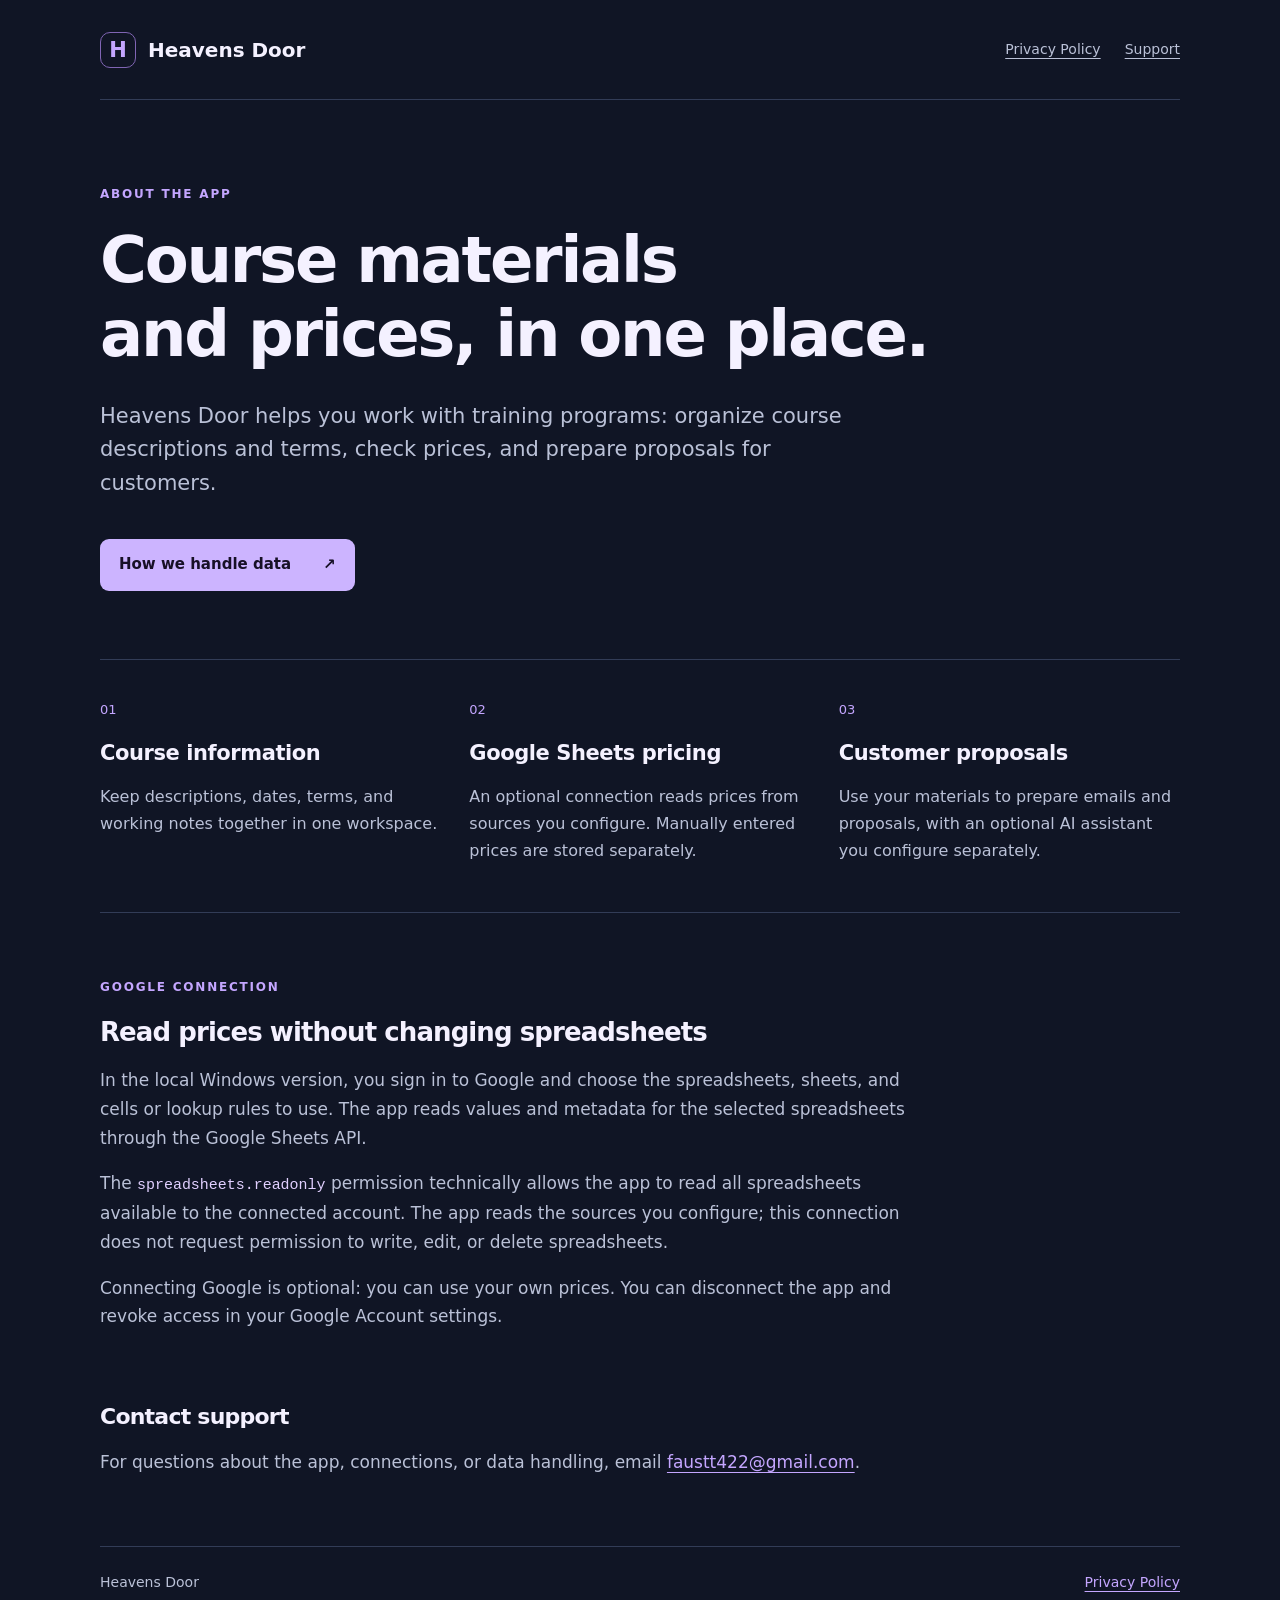
<file: index.html>
<!doctype html>
<html lang="en-US">
<head>
  <meta charset="utf-8">
  <meta name="viewport" content="width=device-width, initial-scale=1">
  <meta name="description" content="Heavens Door is a workspace for course information, pricing, and preparing customer proposals.">
  <title>Heavens Door — About the App</title>
  <link rel="stylesheet" href="styles.css">
</head>
<body>
  <header class="site-header wrap">
    <a class="brand" href="./" aria-label="Heavens Door home"><span class="brand-mark" aria-hidden="true">H</span>Heavens Door</a>
    <nav aria-label="Main navigation"><a href="privacy.html">Privacy Policy</a><a href="mailto:faustt422@gmail.com">Support</a></nav>
  </header>
  <main class="wrap">
    <section class="hero">
      <p class="eyebrow">About the app</p>
      <h1>Course materials<br>and prices, in one place.</h1>
      <p class="lead">Heavens Door helps you work with training programs: organize course descriptions and terms, check prices, and prepare proposals for customers.</p>
      <a class="button" href="privacy.html">How we handle data <span aria-hidden="true">↗</span></a>
    </section>
    <section class="feature-grid" aria-label="App features">
      <article><span class="number" aria-hidden="true">01</span><h2>Course information</h2><p>Keep descriptions, dates, terms, and working notes together in one workspace.</p></article>
      <article><span class="number" aria-hidden="true">02</span><h2>Google Sheets pricing</h2><p>An optional connection reads prices from sources you configure. Manually entered prices are stored separately.</p></article>
      <article><span class="number" aria-hidden="true">03</span><h2>Customer proposals</h2><p>Use your materials to prepare emails and proposals, with an optional AI assistant you configure separately.</p></article>
    </section>
    <section class="integration">
      <p class="eyebrow">Google connection</p>
      <h2>Read prices without changing spreadsheets</h2>
      <p>In the local Windows version, you sign in to Google and choose the spreadsheets, sheets, and cells or lookup rules to use. The app reads values and metadata for the selected spreadsheets through the Google Sheets API.</p>
      <p>The <code>spreadsheets.readonly</code> permission technically allows the app to read all spreadsheets available to the connected account. The app reads the sources you configure; this connection does not request permission to write, edit, or delete spreadsheets.</p>
      <p>Connecting Google is optional: you can use your own prices. You can disconnect the app and revoke access in your Google Account settings.</p>
    </section>
    <section class="contact"><h2>Contact support</h2><p>For questions about the app, connections, or data handling, email <a href="mailto:faustt422@gmail.com">faustt422@gmail.com</a>.</p></section>
  </main>
  <footer class="wrap site-footer"><span>Heavens Door</span><a href="privacy.html">Privacy Policy</a></footer>
</body>
</html>
</file>
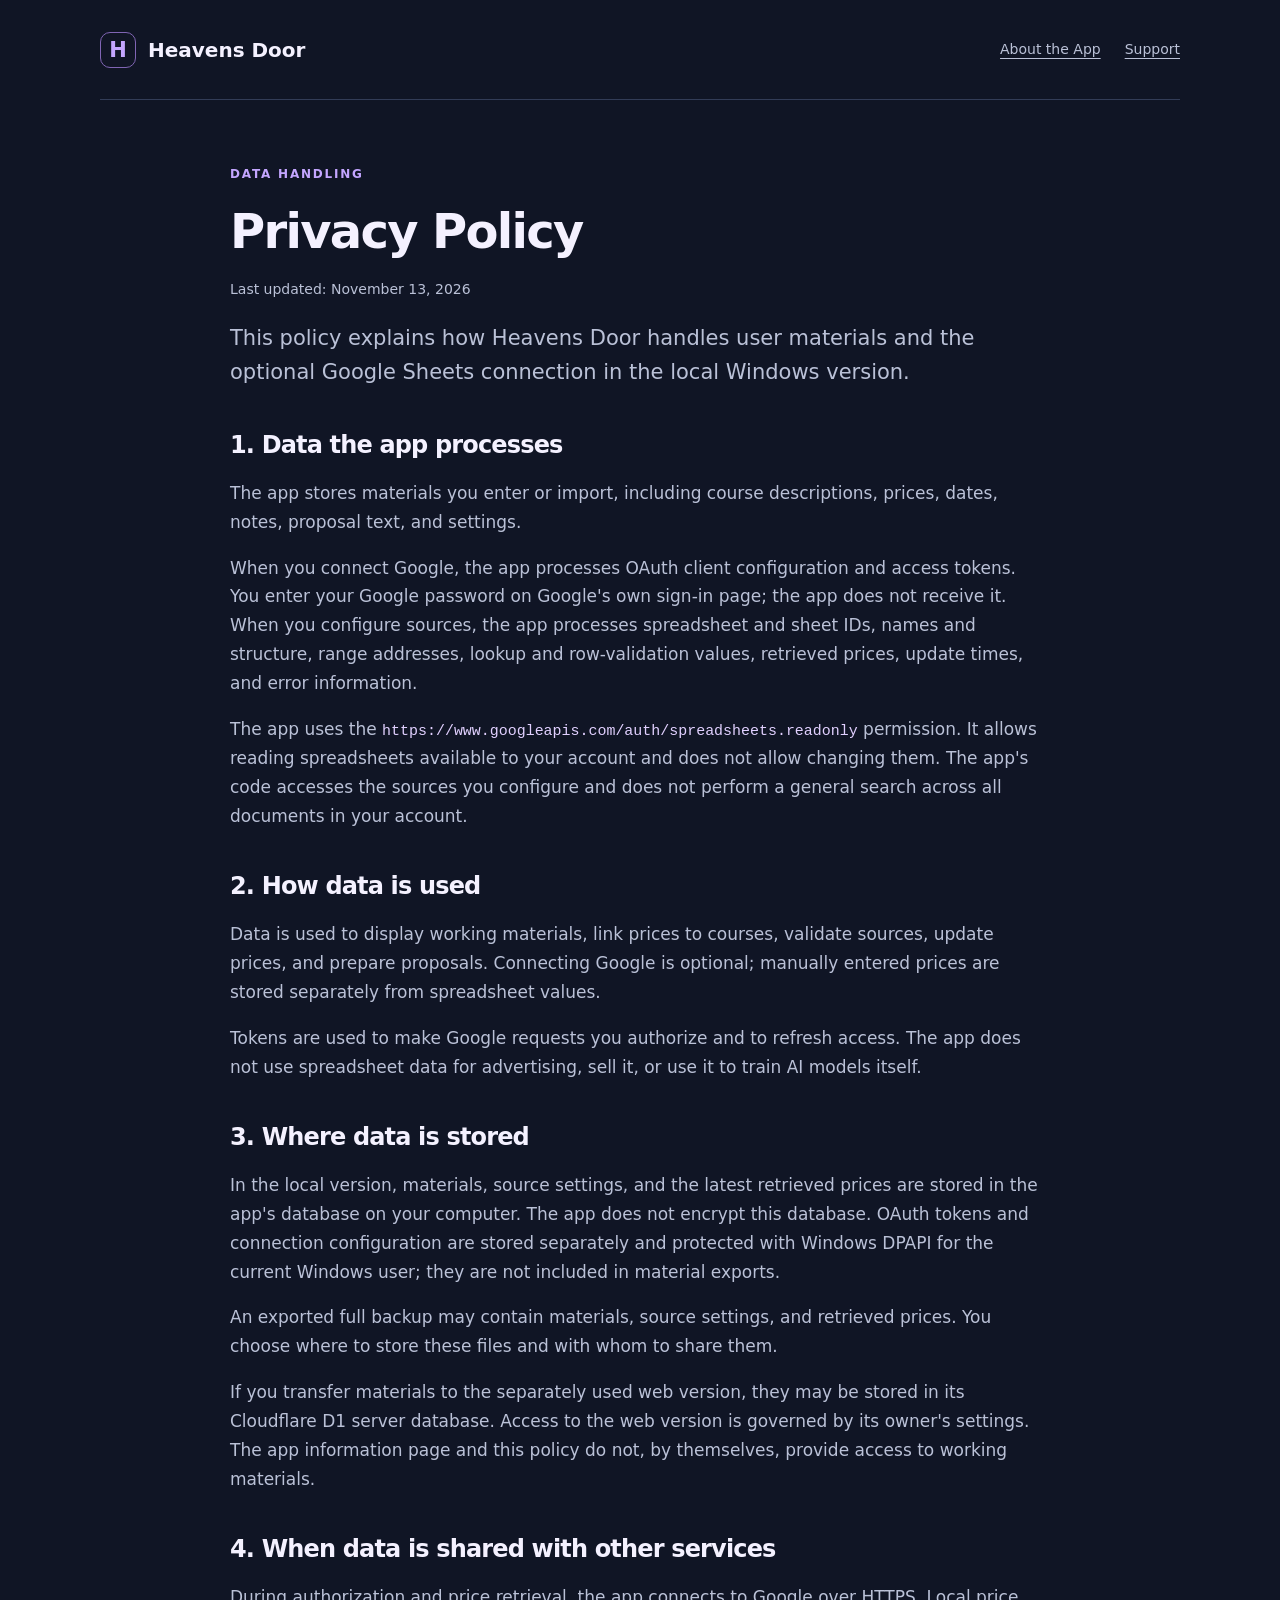
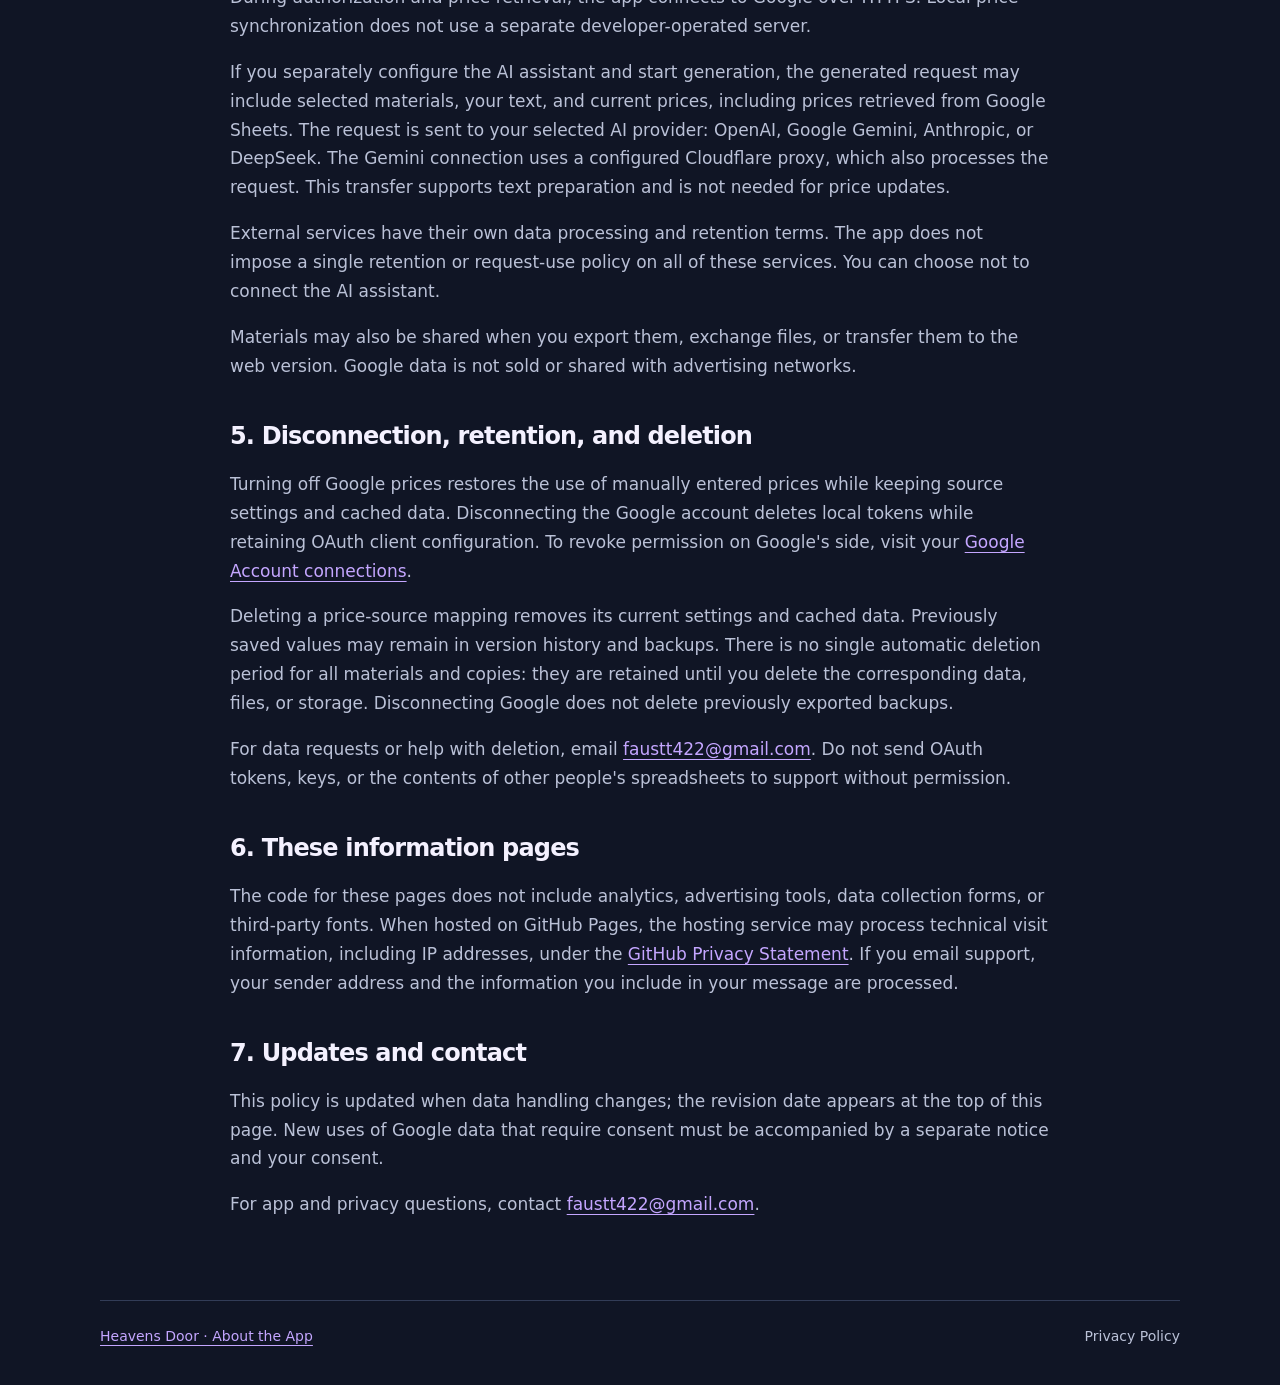
<file: privacy.html>
<!doctype html>
<html lang="en-US">
<head>
  <meta charset="utf-8">
  <meta name="viewport" content="width=device-width, initial-scale=1">
  <meta name="description" content="How Heavens Door accesses, uses, stores, and shares data, including Google Sheets data.">
  <title>Privacy Policy — Heavens Door</title>
  <link rel="stylesheet" href="styles.css">
</head>
<body>
  <header class="site-header wrap">
    <a class="brand" href="./" aria-label="Heavens Door home"><span class="brand-mark" aria-hidden="true">H</span>Heavens Door</a>
    <nav aria-label="Main navigation"><a href="./">About the App</a><a href="mailto:faustt422@gmail.com">Support</a></nav>
  </header>
  <main class="wrap policy">
    <p class="eyebrow">Data handling</p>
    <h1>Privacy Policy</h1>
    <p class="updated">Last updated: November 13, 2026</p>
    <p class="lead">This policy explains how Heavens Door handles user materials and the optional Google Sheets connection in the local Windows version.</p>
    <section><h2>1. Data the app processes</h2>
      <p>The app stores materials you enter or import, including course descriptions, prices, dates, notes, proposal text, and settings.</p>
      <p>When you connect Google, the app processes OAuth client configuration and access tokens. You enter your Google password on Google's own sign-in page; the app does not receive it. When you configure sources, the app processes spreadsheet and sheet IDs, names and structure, range addresses, lookup and row-validation values, retrieved prices, update times, and error information.</p>
      <p>The app uses the <code>https://www.googleapis.com/auth/spreadsheets.readonly</code> permission. It allows reading spreadsheets available to your account and does not allow changing them. The app's code accesses the sources you configure and does not perform a general search across all documents in your account.</p>
    </section>
    <section><h2>2. How data is used</h2>
      <p>Data is used to display working materials, link prices to courses, validate sources, update prices, and prepare proposals. Connecting Google is optional; manually entered prices are stored separately from spreadsheet values.</p>
      <p>Tokens are used to make Google requests you authorize and to refresh access. The app does not use spreadsheet data for advertising, sell it, or use it to train AI models itself.</p>
    </section>
    <section><h2>3. Where data is stored</h2>
      <p>In the local version, materials, source settings, and the latest retrieved prices are stored in the app's database on your computer. The app does not encrypt this database. OAuth tokens and connection configuration are stored separately and protected with Windows DPAPI for the current Windows user; they are not included in material exports.</p>
      <p>An exported full backup may contain materials, source settings, and retrieved prices. You choose where to store these files and with whom to share them.</p>
      <p>If you transfer materials to the separately used web version, they may be stored in its Cloudflare D1 server database. Access to the web version is governed by its owner's settings. The app information page and this policy do not, by themselves, provide access to working materials.</p>
    </section>
    <section><h2>4. When data is shared with other services</h2>
      <p>During authorization and price retrieval, the app connects to Google over HTTPS. Local price synchronization does not use a separate developer-operated server.</p>
      <p>If you separately configure the AI assistant and start generation, the generated request may include selected materials, your text, and current prices, including prices retrieved from Google Sheets. The request is sent to your selected AI provider: OpenAI, Google Gemini, Anthropic, or DeepSeek. The Gemini connection uses a configured Cloudflare proxy, which also processes the request. This transfer supports text preparation and is not needed for price updates.</p>
      <p>External services have their own data processing and retention terms. The app does not impose a single retention or request-use policy on all of these services. You can choose not to connect the AI assistant.</p>
      <p>Materials may also be shared when you export them, exchange files, or transfer them to the web version. Google data is not sold or shared with advertising networks.</p>
    </section>
    <section><h2>5. Disconnection, retention, and deletion</h2>
      <p>Turning off Google prices restores the use of manually entered prices while keeping source settings and cached data. Disconnecting the Google account deletes local tokens while retaining OAuth client configuration. To revoke permission on Google's side, visit your <a href="https://myaccount.google.com/connections">Google Account connections</a>.</p>
      <p>Deleting a price-source mapping removes its current settings and cached data. Previously saved values may remain in version history and backups. There is no single automatic deletion period for all materials and copies: they are retained until you delete the corresponding data, files, or storage. Disconnecting Google does not delete previously exported backups.</p>
      <p>For data requests or help with deletion, email <a href="mailto:faustt422@gmail.com">faustt422@gmail.com</a>. Do not send OAuth tokens, keys, or the contents of other people's spreadsheets to support without permission.</p>
    </section>
    <section><h2>6. These information pages</h2>
      <p>The code for these pages does not include analytics, advertising tools, data collection forms, or third-party fonts. When hosted on GitHub Pages, the hosting service may process technical visit information, including IP addresses, under the <a href="https://docs.github.com/en/site-policy/privacy-policies/github-general-privacy-statement">GitHub Privacy Statement</a>. If you email support, your sender address and the information you include in your message are processed.</p>
    </section>
    <section><h2>7. Updates and contact</h2>
      <p>This policy is updated when data handling changes; the revision date appears at the top of this page. New uses of Google data that require consent must be accompanied by a separate notice and your consent.</p>
      <p>For app and privacy questions, contact <a href="mailto:faustt422@gmail.com">faustt422@gmail.com</a>.</p>
    </section>
  </main>
  <footer class="wrap site-footer"><a href="./">Heavens Door · About the App</a><span>Privacy Policy</span></footer>
</body>
</html>
</file>
<file: styles.css>
:root{color-scheme:dark;--bg:#101525;--surface:#192036;--text:#f4f1ff;--muted:#bac1d7;--line:#323c57;--accent:#c4a6ff}*{box-sizing:border-box}html{scroll-behavior:smooth}body{margin:0;background:var(--bg);color:var(--text);font:17px/1.7 system-ui,-apple-system,"Segoe UI",sans-serif}.wrap{width:min(1080px,calc(100% - 48px));margin-inline:auto}a{color:var(--accent);text-underline-offset:4px}a:hover{color:#e9ddff}a:focus-visible{outline:3px solid var(--accent);outline-offset:5px;border-radius:3px}.site-header{display:flex;justify-content:space-between;align-items:center;gap:24px;min-height:100px;border-bottom:1px solid var(--line)}.brand{display:inline-flex;align-items:center;gap:12px;color:var(--text);font-size:20px;font-weight:700;text-decoration:none}.brand-mark{display:grid;place-items:center;width:36px;height:36px;border:1px solid #8065b4;border-radius:10px;color:var(--accent);font-size:21px}.site-header nav{display:flex;flex-wrap:wrap;gap:12px 24px;font-size:14px}.site-header nav a{color:var(--muted)}.hero{padding:84px 0 68px;max-width:860px}.eyebrow{text-transform:uppercase;letter-spacing:.15em;color:var(--accent);font-size:12px;font-weight:700;margin:0 0 20px}h1,h2{line-height:1.15;letter-spacing:-.035em}h1{font-size:clamp(36px,5.6vw,64px);margin:0 0 28px;font-weight:650}h2{font-size:26px;margin:0 0 18px;font-weight:650}.lead{font-size:21px;line-height:1.6;color:var(--muted);max-width:780px}.button{display:inline-flex;gap:32px;align-items:center;margin-top:18px;padding:12px 18px;background:#ccb4ff;color:#171026;border:1px solid transparent;border-radius:9px;text-decoration:none;font-size:15px;font-weight:650}.button:hover{background:#e1d0ff;color:#171026}.feature-grid{display:grid;grid-template-columns:repeat(3,1fr);gap:28px;padding:34px 0 48px;border-block:1px solid var(--line)}.feature-grid article{min-width:0}.number{color:var(--accent);font-size:13px}.feature-grid h2{font-size:21px;letter-spacing:-.02em;margin-top:18px}.feature-grid p{color:var(--muted);font-size:16px;margin-bottom:0}.integration{max-width:820px;padding:64px 0 36px}.integration p:not(.eyebrow),.contact p{color:var(--muted)}code{font-size:.88em;overflow-wrap:anywhere;color:#e1d0ff}.contact{padding:20px 0 52px}.contact h2{font-size:22px}.site-footer{display:flex;justify-content:space-between;flex-wrap:wrap;gap:12px;padding-block:24px 36px;border-top:1px solid var(--line);font-size:14px;color:var(--muted)}.policy{max-width:820px;padding-block:64px}.policy h1{font-size:clamp(32px,4.8vw,48px);overflow-wrap:anywhere}.updated{font-size:14px;color:var(--muted);margin-top:-10px}.policy section{margin-top:40px}.policy h2{font-size:24px;line-height:1.3}.policy section p{color:var(--muted)}@media(max-width:700px){.wrap{width:calc(100% - 36px)}.site-header{align-items:flex-start;flex-direction:column;gap:16px;padding-block:22px}.site-header nav{font-size:13px;gap:12px 20px}.hero{padding-block:52px}.lead{font-size:18px}.feature-grid{grid-template-columns:1fr;gap:32px}.feature-grid h2{margin-top:10px}.feature-grid p{margin-top:0}.integration{padding-top:44px}.policy{padding-block:44px}.policy h2{font-size:22px}.site-footer{font-size:13px}}
</file>
